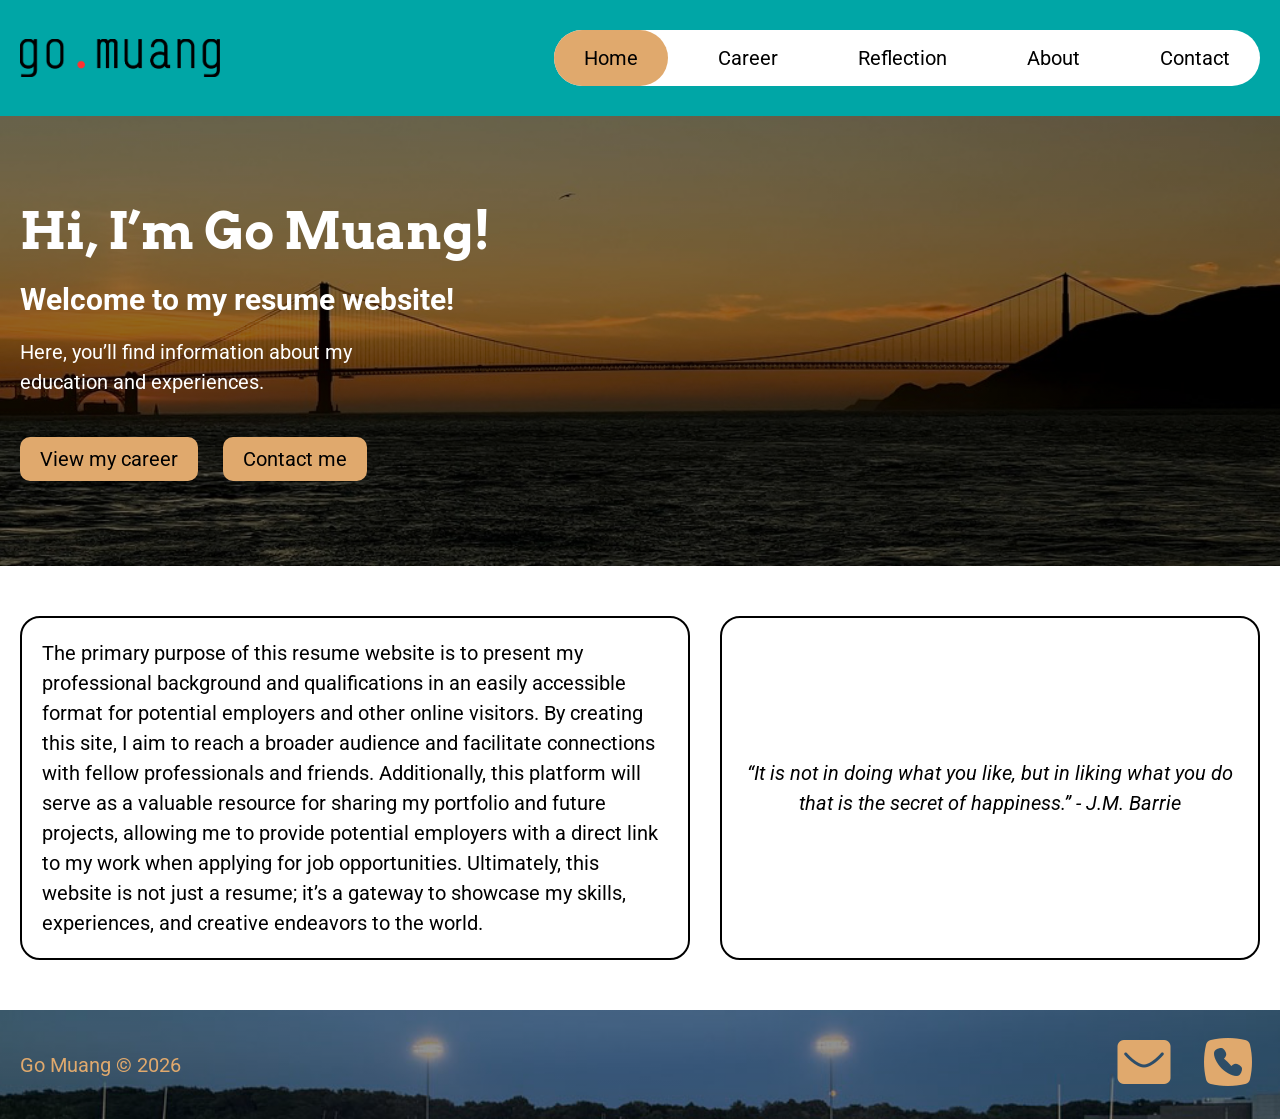
<file: webdevelopment/index.html>
<!DOCTYPE html>
<html lang="en">
<!--
    Name: Go Muang
    Date: 09/15/2026
    Course: ISLT 4355
    File: index.html
    Description: This is a Home page.
-->
    <head>
        <meta charset="UTF-8">
        <meta name="viewport" content="width=device-width, initial-scale=1.0">
        <title>Home</title>
        <!-- Link to external CSS for styling --> 
        <link rel="stylesheet" href="style.css">
        <link rel="stylesheet" href="nav.css">
        <!-- Custom Google Fonts -->
        <link href="https://fonts.googleapis.com/css2?family=Arvo:ital,wght@0,400;0,700;1,400;1,700&family=Roboto:ital,wght@0,100..900;1,100..900&display=swap'" rel="stylesheet">
        <!-- Favicon -->
        <link rel="icon" type="media/x-icon" href="media/favicon.ico">
    </head>
    <body>
        <!-- Header -->
        <header>
            <nav class="desktop-menu">
                <a href="index.html">
                    <img src="media/logo.png" alt="Logo" class="desktop-logo">
                </a>
                <ul class="nav-links">
                    <li><a href="index.html" class="active">Home</a></li>
                    <li class="dropdown">
                        <a href="career.html">Career</a>
                        <ul class="submenu">
                          <li><a href="career.html#mudoit">MU DoIT</a></li>
                          <li><a href="career.html#mucehd">MU CEHD</a></li>
                          <li><a href="career.html#gravity">Gravity</a></li>
                        </ul>
                      </li>
                    <li><a href="reflection.html">Reflection</a></li>
                    <li><a href="about.html">About</a></li>
                    <li><a href="contact.html">Contact</a></li>
                </ul>
            </nav>

            <nav class="mobile-menu">
                <a href="index.html">
                    <img src="media/logo.png" alt="Logo" class="hamburger-logo">
                </a>
                <input type="checkbox" id="menu-toggle">
                <label for="menu-toggle" class="hamburger">☰</label>
                <ul class="nav-links">
                  <li><a href="index.html" class="active">Home</a></li>
                  <li><a href="career.html">Career</a></li>
                  <li><a href="reflection.html">Reflection</a></li>
                  <li><a href="about.html">About</a></li>
                  <li><a href="contact.html">Contact</a></li>
                </ul>
            </nav>
        </header>
        
        <!-- Hero -->
        <section id="hero">
            <div class="container">
                <div class="info">
                    <h1>Hi, I’m Go Muang!​</h1>
                    <h2>Welcome to my resume website!​</h2>
                    <p>Here, you’ll find information about my education and experiences.</p>
                    <a href="career.html" class="button" alt="Link to Career page">View my career</a>
                    <a href="contact.html" class="button" alt="Link to Contact page">Contact me</a>
                </div>
            </div>
        </section>

        <!-- This is where the image will go -->

        <!-- Paragraph -->
        <main>
            <div class="paragraph">
                <p>
                    The primary purpose of this resume website is to present my professional background and
                    qualifications in an easily accessible format for potential employers and other online
                    visitors. By creating this site, I aim to reach a broader audience and facilitate connections
                    with fellow professionals and friends. Additionally, this platform will serve as a valuable
                    resource for sharing my portfolio and future projects, allowing me to provide potential
                    employers with a direct link to my work when applying for job opportunities. Ultimately,
                    this website is not just a resume; it’s a gateway to showcase my skills, experiences, and
                    creative endeavors to the world.
                </p>
                <blockquote>
                        “It is not in doing what you like, but in liking what you do that is the secret of happiness.” - J.M. Barrie
                </blockquote>
            </div>
        </main> 
        <footer>
            <div class="footer-content">
                <!-- Footer content goes here -->
                <p>Go Muang © 2026</p>
                <div class="footer-links">
                    <a href="mailto:gomuang@missouri.edu"><img src="media/email.png" alt="Email Icon"></a>
                    <a href="tel:+1234567890"><img src="media/phone.png" alt="Phone Icon"></a>
                </div>
            </div>
        </footer>
    </body>
</html>
</file>
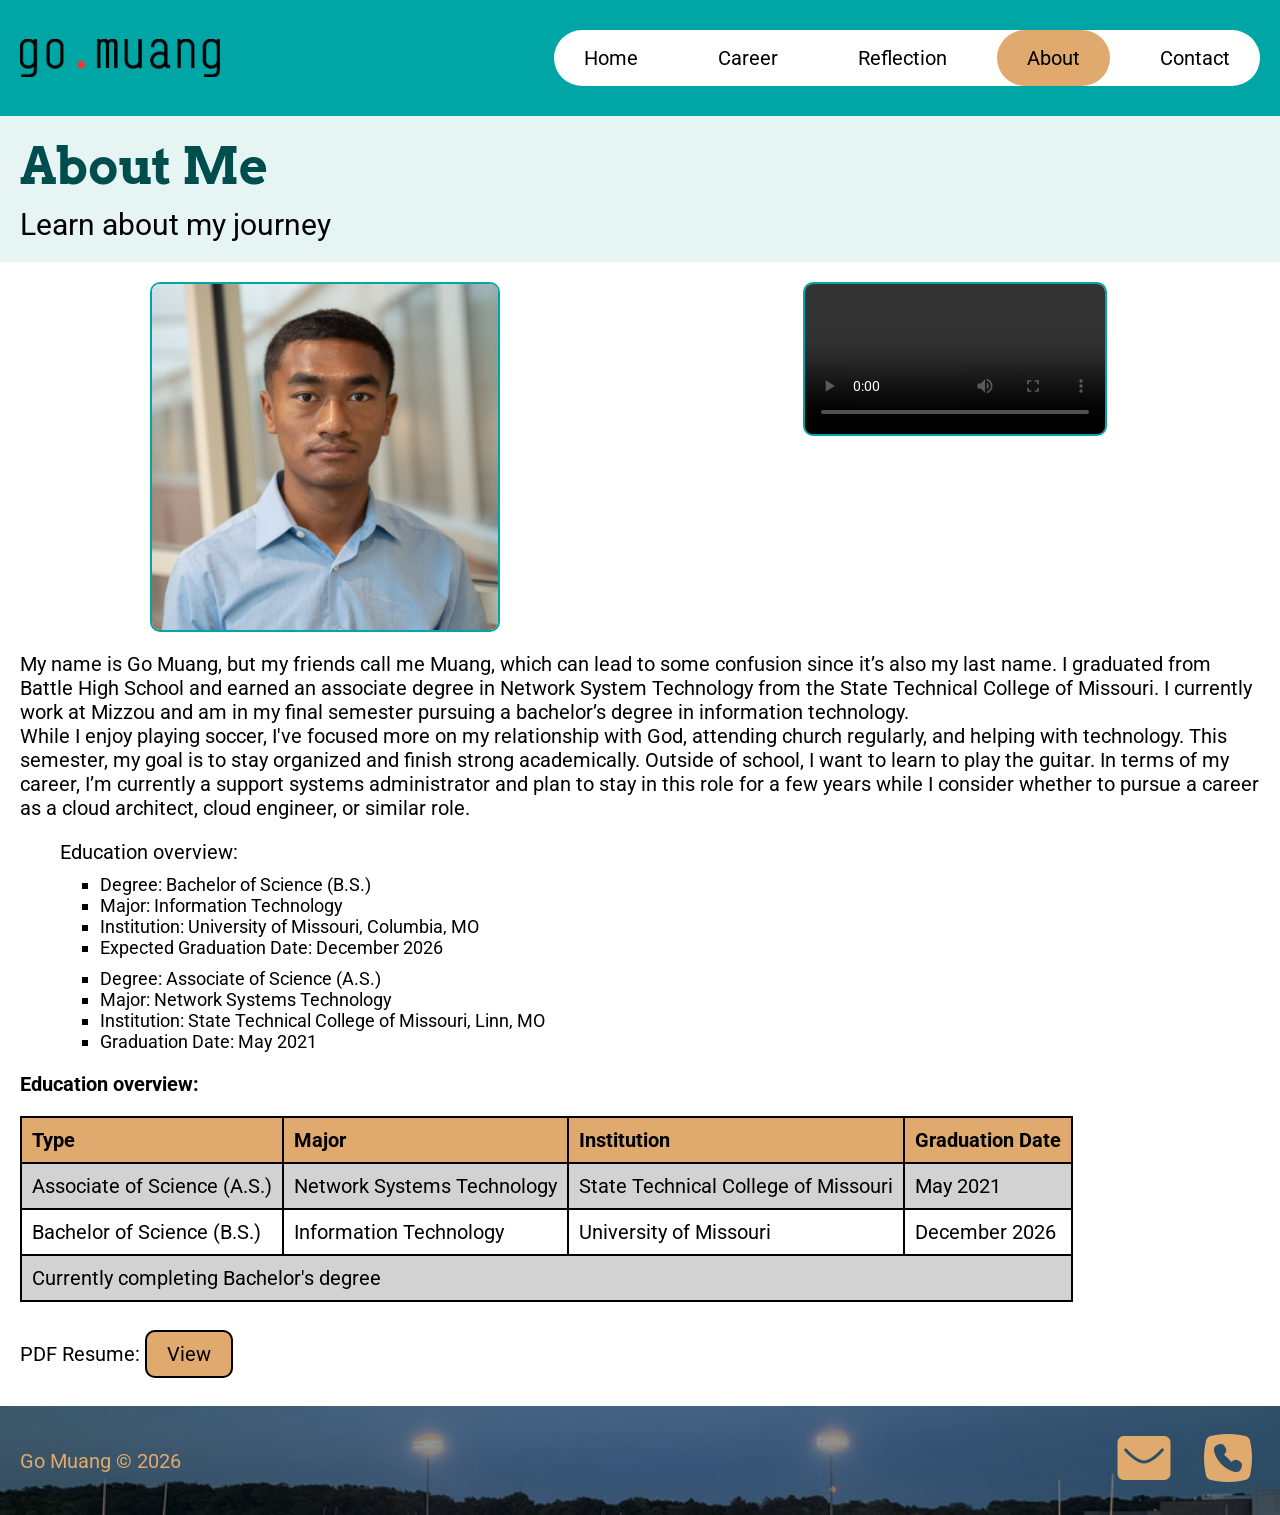
<file: webdevelopment/about.html>
<!DOCTYPE html>
<html lang="en">
<!--
    Name: Go Muang
    Date: 09/15/2026
    Course: ISLT 4355
    File: about.html
    Description: This is for About Me page.
-->
    <head>
        <meta charset="UTF-8">
        <meta name="viewport" content="width=device-width, initial-scale=1.0">
        <title>About</title>
        <!-- Link to external CSS for styling --> 
        <link rel="stylesheet" href="style.css">
        <link rel="stylesheet" href="nav.css">
        <!-- Favicon -->
        <link rel="icon" type="media/x-icon" href="media/favicon.ico">
    </head>
    <body class="about-page">
        <!-- Header -->
        <header>
            <nav class="desktop-menu">
                <a href="index.html">
                    <img src="media/logo.png" alt="Logo" class="desktop-logo">
                </a>
                <ul class="nav-links">
                    <li><a href="index.html">Home</a></li>
                    <li class="dropdown">
                        <a href="career.html">Career</a>
                        <ul class="submenu">
                          <li><a href="career.html#mudoit">MU DoIT</a></li>
                          <li><a href="career.html#mucehd">MU CEHD</a></li>
                          <li><a href="career.html#gravity">Gravity</a></li>
                        </ul>
                      </li>
                    <li><a href="reflection.html">Reflection</a></li>
                    <li><a href="about.html" class="active">About</a></li>
                    <li><a href="contact.html">Contact</a></li>
                </ul>
            </nav>

            <nav class="mobile-menu">
                <a href="index.html">
                    <img src="media/logo.png" alt="Logo" class="hamburger-logo">
                </a>
                <input type="checkbox" id="menu-toggle">
                <label for="menu-toggle" class="hamburger">☰</label>
                <ul class="nav-links">
                  <li><a href="index.html">Home</a></li>
                  <li><a href="career.html">Career</a></li>
                  <li><a href="reflection.html">Reflection</a></li>
                  <li><a href="about.html" class="active">About</a></li>
                  <li><a href="contact.html">Contact</a></li>
                </ul>
            </nav>
        </header>

        <!-- Page Header -->
        <section id="sub-header">
            <div class="sub-header-page">
                <div class="info">
                    <h1>About Me</h1>
                    <h2>Learn about my journey</h2>
                </div>
            </div>
        </section>

        <!-- Paragraph -->
        <main>
            <div class="about-media">
                <img src="media/profile.jpeg" alt="Muang's Photo">
                <video controls> 
                    <source src="media/video.mp4" alt="Muang's Introduction Video" type="video/mp4"> 
                    Your browser does not support the video tag. 
                </video>
            </div>
            <p>
                My name is Go Muang, but my friends call me Muang, which can lead to some confusion
                since it’s also my last name. I graduated from Battle High School and earned an associate
                degree in Network System Technology from the State Technical College of Missouri. I
                currently work at Mizzou and am in my final semester pursuing a bachelor’s degree in
                information technology.
            </p>
            <p>
                While I enjoy playing soccer, I've focused more on my relationship with God, attending
                church regularly, and helping with technology. This semester, my goal is to stay organized
                and finish strong academically. Outside of school, I want to learn to play the guitar.
                In terms of my career, I’m currently a support systems administrator and plan to stay in
                this role for a few years while I consider whether to pursue a career as a cloud architect, cloud engineer, or similar role.
            </p>
            <div class="education" id="education">
                Education overview:
                <ul>
                    <li>Degree: Bachelor of Science (B.S.)</li>
                    <li>Major: Information Technology</li>
                    <li>Institution: University of Missouri, Columbia, MO</li>
                    <li>Expected Graduation Date: December 2026</li>
                </ul>
                <ul>
                    <li>Degree: Associate of Science (A.S.)</li>
                    <li>Major: Network Systems Technology</li>
                    <li>Institution: State Technical College of Missouri, Linn, MO</li>
                    <li>Graduation Date: May 2021</li>
                </ul>
            </div>

            <div class="about-table">
                <table>
                    <caption>Education overview:</caption>
                    <thead>
                        <tr>
                            <th scope="col">Type</th>
                            <th scope="col">Major</th>
                            <th scope="col">Institution</th>
                            <th scope="col">Graduation Date</th>
                        </tr>
                    </thead>
                    <tbody>
                        <tr>
                            <td>Associate of Science (A.S.)</td>
                            <td>Network Systems Technology</td>
                            <td>State Technical College of Missouri</td>
                            <td>May 2021</td>
                        </tr>
                        <tr>
                            <td>Bachelor of Science (B.S.)</td>
                            <td>Information Technology</td>
                            <td>University of Missouri</td>
                            <td>December 2026</td>
                        </tr>
                    </tbody>
                    <tfoot>
                        <tr>
                            <td colspan="4">Currently completing Bachelor's degree</td>
                        </tr>
                    </tfoot>
                </table>
            </div>
            
                
            <div class="external-link">
                PDF Resume: <a href="resume.pdf" target="_blank" alt="Link to Resume file">View</a>
            </div>
        </main>
        <footer>
            <div class="footer-content">
                <!-- Footer content goes here -->
                <p>Go Muang © 2026</p>
                <div class="footer-links">
                    <a href="mailto:gomuang@missouri.edu"><img src="media/email.png" alt="Email Icon"></a>
                    <a href="tel:+1234567890"><img src="media/phone.png" alt="Phone Icon"></a>
                </div>
            </div>
        </footer>
    </body>
</html>
</file>
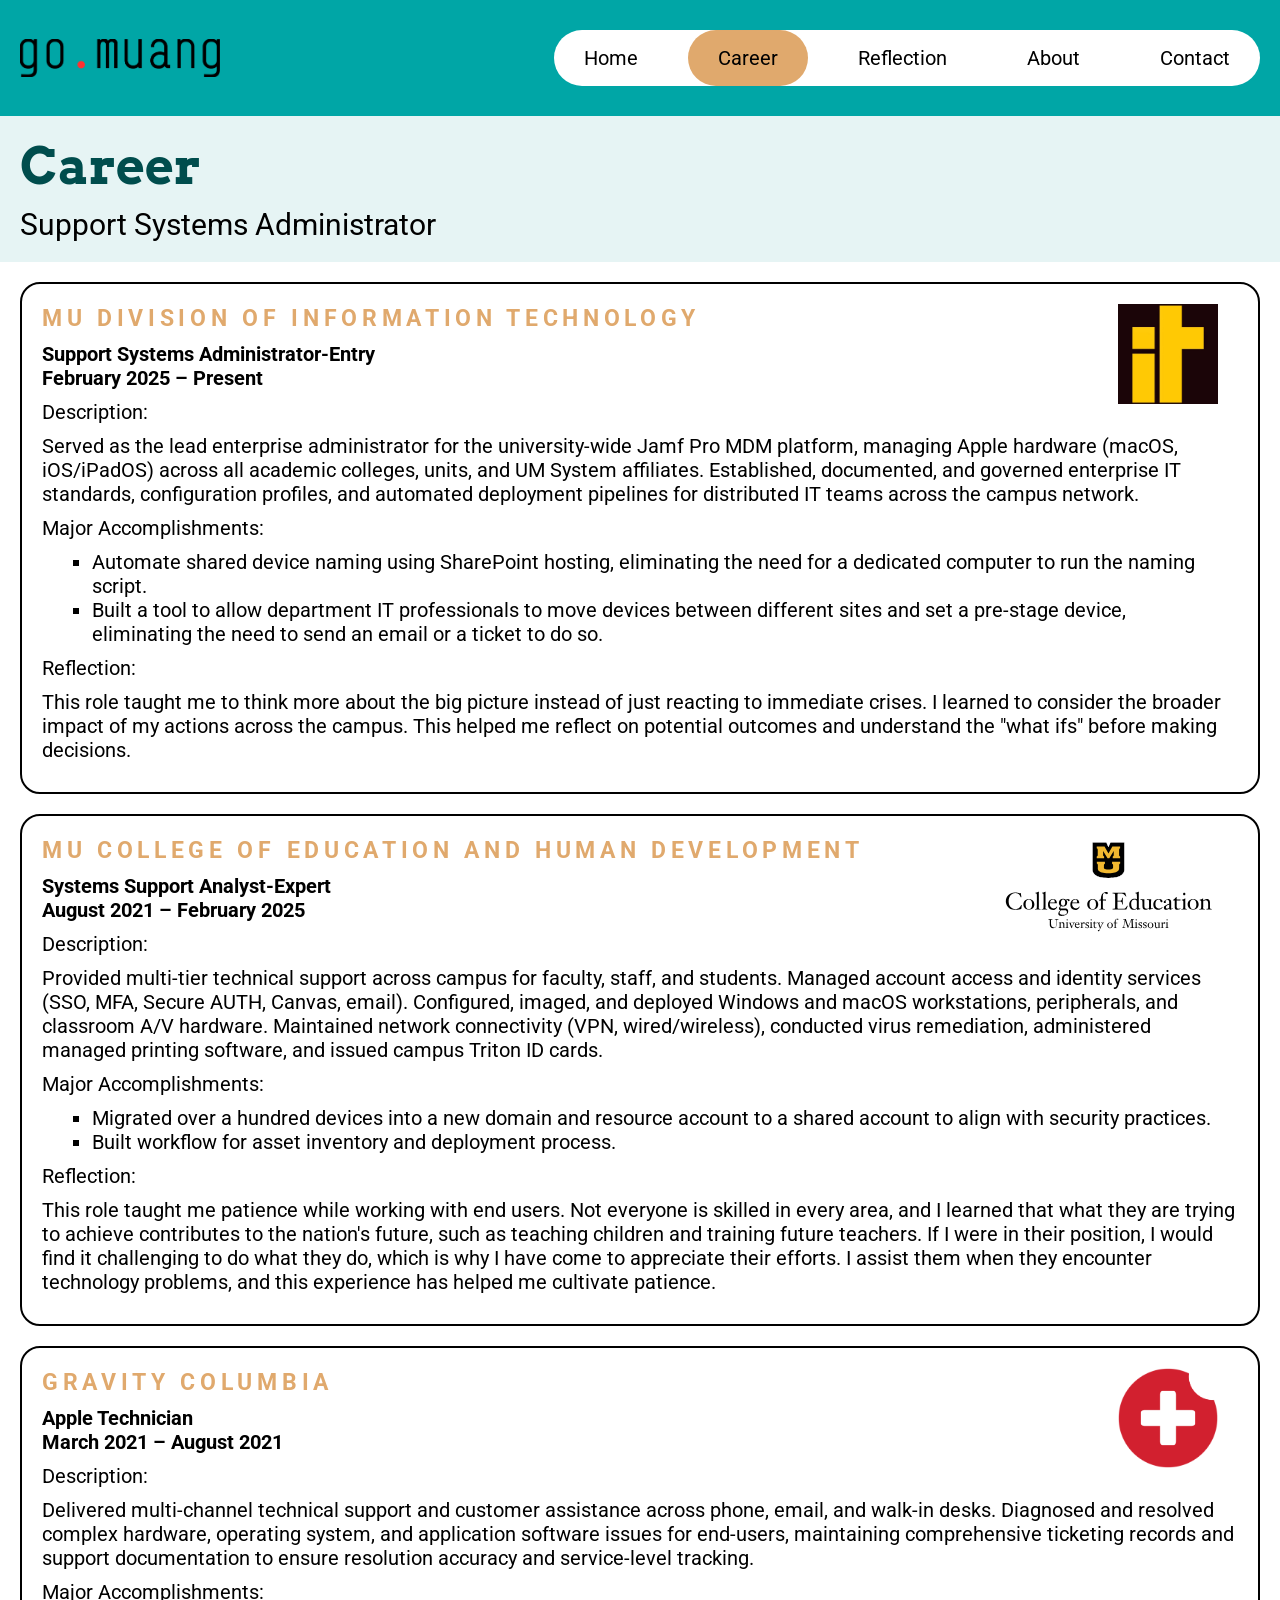
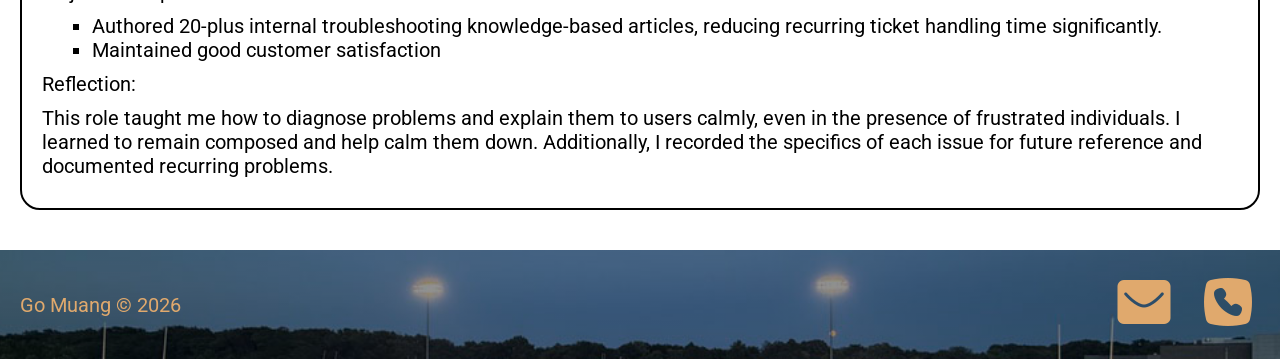
<file: webdevelopment/career.html>
<!DOCTYPE html>
<html lang="en">
<!--
    Name: Go Muang
    Date: 09/15/2026
    Course: ISLT 4355
    File: career.html
    Description: This is for Career page.
-->
    <head>
        <meta charset="UTF-8">
        <meta name="viewport" content="width=device-width, initial-scale=1">
        <title>Career</title>
        <!-- Link to external CSS for styling --> 
        <link rel="stylesheet" href="style.css">
        <link rel="stylesheet" href="nav.css">
        <!-- Custom Google Fonts -->
        <link href="https://fonts.googleapis.com/css2?family=Arvo:ital,wght@0,400;0,700;1,400;1,700&family=Roboto:ital,wght@0,100..900;1,100..900&display=swap'" rel="stylesheet">
        <!-- Favicon -->
        <link rel="icon" type="media/x-icon" href="media/favicon.ico">
    </head>
    <body>
        <!-- Header -->
        <header>
            <nav class="desktop-menu">
                <a href="index.html">
                    <img src="media/logo.png" alt="Logo" class="desktop-logo">
                </a>
                <ul class="nav-links">
                    <li><a href="index.html">Home</a></li>
                    <li class="dropdown">
                        <a href="career.html" class="active">Career</a>
                        <ul class="submenu">
                          <li><a href="career.html#mudoit">MU DoIT</a></li>
                          <li><a href="career.html#mucehd">MU CEHD</a></li>
                          <li><a href="career.html#gravity">Gravity</a></li>
                        </ul>
                      </li>
                    <li><a href="reflection.html">Reflection</a></li>
                    <li><a href="about.html">About</a></li>
                    <li><a href="contact.html">Contact</a></li>
                </ul>
            </nav>

            <nav class="mobile-menu">
                <a href="index.html">
                    <img src="media/logo.png" alt="Logo" class="hamburger-logo">
                </a>
                <input type="checkbox" id="menu-toggle">
                <label for="menu-toggle" class="hamburger">☰</label>
                <ul class="nav-links">
                  <li><a href="index.html">Home</a></li>
                  <li><a href="career.html" class="active">Career</a></li>
                  <li><a href="reflection.html">Reflection</a></li>
                  <li><a href="about.html">About</a></li>
                  <li><a href="contact.html">Contact</a></li>
                </ul>
            </nav>
        </header>
        <!-- Main content of the page -->

        <!-- Page Header -->
        <section id="sub-header">
            <div class="sub-header-page">
                <div class="info">
                    <h1>Career​</h1>
                    <h2>Support Systems Administrator​</h2>
                </div>
            </div>
        </section>
        
        <!-- Paragraph -->
        <main>
            <div class="career">
                <div class="experience" id="mudoit">
                    <img src="media/doit.jpg" alt="MU Division of Information Technology logo">
                    <h3>MU Division of Information Technology</h3>
                    <h4>Support Systems Administrator-Entry<br>
                    February 2025 – Present ​</h4>
                    Description:
                    <p>Served as the lead enterprise administrator for the university-wide Jamf Pro MDM platform, managing Apple hardware (macOS, iOS/iPadOS) across all academic colleges, units, and UM System affiliates. Established, documented, and governed enterprise IT standards, configuration profiles, and automated deployment pipelines for distributed IT teams across the campus network.</p>
                    Major Accomplishments: ​
                        <ul>
                            <li>Automate shared device naming using SharePoint hosting, eliminating the need for a dedicated computer to run the naming script.</li>
                            <li>Built a tool to allow department IT professionals to move devices between different sites and set a pre-stage device, eliminating the need to send an email or a ticket to do so.</li>
                        </ul>
                    Reflection:
                    <p>This role taught me to think more about the big picture instead of just reacting to immediate crises. I learned to consider the broader impact of my actions across the campus. This helped me reflect on potential outcomes and understand the "what ifs" before making decisions.</p>
                </div>

                <div class="experience" id="mucehd">
                    <img src="media/cehd.svg" alt="College of Education and Human Development logo">
                    <h3>MU College of Education and Human Development</h3>
                    <h4>Systems Support Analyst-Expert<br>
                    August 2021 – February 2025</h4>
                    Description:
                    <p>Provided multi-tier technical support across campus for faculty, staff, and students. Managed account access and identity services (SSO, MFA, Secure AUTH, Canvas, email). Configured, imaged, and deployed Windows and macOS workstations, peripherals, and classroom A/V hardware. Maintained network connectivity (VPN, wired/wireless), conducted virus remediation, administered managed printing software, and issued campus Triton ID cards.</p>
                    Major Accomplishments: ​
                        <ul>
                            <li>Migrated over a hundred devices into a new domain and resource account to a shared account to align with security practices.​</li>
                            <li>Built workflow for asset inventory and deployment process.</li>
                        </ul>
                    Reflection:
                    <p>This role taught me patience while working with end users. Not everyone is skilled in every area, and I learned that what they are trying to achieve contributes to the nation's future, such as teaching children and training future teachers. If I were in their position, I would find it challenging to do what they do, which is why I have come to appreciate their efforts. I assist them when they encounter technology problems, and this experience has helped me cultivate patience.</p>
                </div>
                
                <div class="experience" id="gravity">
                    <img src="media/gravity.png" alt="Gravity Columbia logo">
                    <h3>Gravity Columbia</h3>
                    <h4>Apple Technician<br>
                    March 2021 – August 2021 </h4>
                    Description:
                    <p>Delivered multi-channel technical support and customer assistance across phone, email, and walk-in desks. Diagnosed and resolved complex hardware, operating system, and application software issues for end-users, maintaining comprehensive ticketing records and support documentation to ensure resolution accuracy and service-level tracking. </p>
                    Major Accomplishments: ​
                        <ul>
                            <li>Authored 20-plus internal troubleshooting knowledge-based articles, reducing recurring ticket handling time significantly.</li>
                            <li>Maintained good customer satisfaction ​</li>
                        </ul>
                    Reflection: ​
                    <p>This role taught me how to diagnose problems and explain them to users calmly, even in the presence of frustrated individuals. I learned to remain composed and help calm them down. Additionally, I recorded the specifics of each issue for future reference and documented recurring problems.​</p>
                </div>
            </div>
        </main>

        <footer>
            <div class="footer-content">
                <!-- Footer content goes here -->
                <p>Go Muang © 2026</p>
                <div class="footer-links">
                    <a href="mailto:gomuang@missouri.edu"><img src="media/email.png" alt="Email Icon"></a>
                    <a href="tel:+1234567890"><img src="media/phone.png" alt="Phone Icon"></a>
                </div>
            </div>
        </footer>
    </body>
</html>
</file>
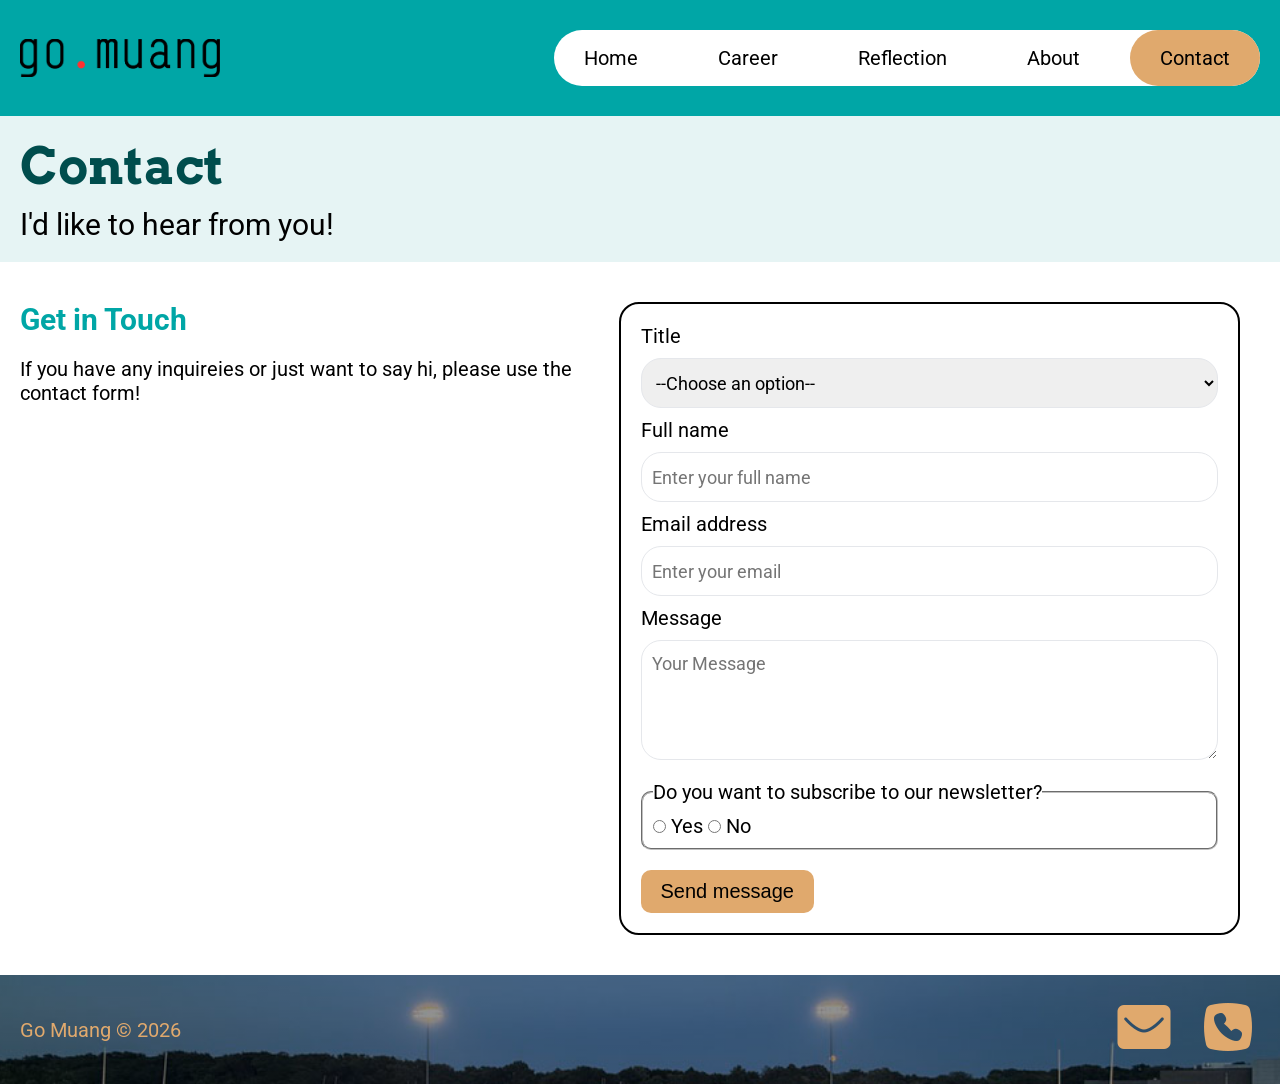
<file: webdevelopment/contact.html>
<!DOCTYPE html>
<html lang="en">
<!--
    Name: Go Muang
    Date: 09/15/2026
    Course: ISLT 4355
    File: contact.html
    Description: This is for Contact page.
-->
    <head>
        <meta charset="UTF-8">
        <meta name="viewport" content="width=device-width, initial-scale=1.0">
        <title>Contact</title>
        <!-- Link to external CSS for styling --> 
        <link rel="stylesheet" href="style.css">
        <link rel="stylesheet" href="nav.css">
        <!-- Favicon -->
        <link rel="icon" type="media/x-icon" href="media/favicon.ico">
    </head>

    <body>
        <!-- Header -->
        <header>
            <nav class="desktop-menu">
                <a href="index.html">
                    <img src="media/logo.png" alt="Logo" class="desktop-logo">
                </a>
                <ul class="nav-links">
                    <li><a href="index.html">Home</a></li>
                    <li class="dropdown">
                        <a href="career.html">Career</a>
                        <ul class="submenu">
                          <li><a href="career.html#mudoit">MU DoIT</a></li>
                          <li><a href="career.html#mucehd">MU CEHD</a></li>
                          <li><a href="career.html#gravity">Gravity</a></li>
                        </ul>
                      </li>
                    <li><a href="reflection.html">Reflection</a></li>
                    <li><a href="about.html">About</a></li>
                    <li><a href="contact.html" class="active">Contact</a></li>
                </ul>
            </nav>

            <nav class="mobile-menu">
                <a href="index.html">
                    <img src="media/logo.png" alt="Logo" class="hamburger-logo">
                </a>
                <input type="checkbox" id="menu-toggle">
                <label for="menu-toggle" class="hamburger">☰</label>
                <ul class="nav-links">
                  <li><a href="index.html">Home</a></li>
                  <li><a href="career.html">Career</a></li>
                  <li><a href="reflection.html">Reflection</a></li>
                  <li><a href="about.html">About</a></li>
                  <li><a href="contact.html" class="active">Contact</a></li>
                </ul>
            </nav>
        </header>

        <!-- Page Header -->
        <section id="sub-header">
            <div class="sub-header-page">
                <div class="info">
                    <h1>Contact</h1>
                    <h2>I'd like to hear from you!</h2>
                </div>
            </div>
        </section>

        <!-- Main content of the page -->
        <main>
            <div class="contact">
                <div class="section">
                    <h2>Get in Touch</h2>
                    <p>If you have any inquireies or just want to say hi, please use the contact form!</p>
                </div>

                <!-- Form -->
                <div class="form">
                    <form action="mailto:gomuang@missouri.edu?Subject=Contact%20Form" method="post" enctype="text/plain">
                        <div class="form-group">
                            <label for="titles">Title</label>
                            <select name="titles" id="titles" required>
                                <option value="">--Choose an option--</option>
                                <option value="mr">Mr</option>
                                <option value="mrs">Mrs</option>
                                <option value="ms">Ms</option>
                                <option value="miss">Miss</option>
                                <option value="dr">Dr</option>
                                <option value="rev">Rev</option>
                            </select>
                        </div>
                        
                        <div class="form-group">
                            <label for="fullname">Full name</label>
                            <input type="text" id="fullname" name="fullname" placeholder="Enter your full name" required>
                        </div>
                        <div class="form-group">
                            <label for="email">Email address</label>
                            <input type="email" id="email" name="email" placeholder="Enter your email" required>
                        </div>
                        <div class="form-group">
                            <label for="message">Message</label>
                            <textarea name="message" id="message" placeholder="Your Message" required></textarea>
                        </div>
                        <div>
                            <fieldset>
                                <legend>Do you want to subscribe to our newsletter?</legend>
                                <input type="radio" id="subscribe-yes" name="subscribe" value="yes" required>
                                <label for="subscribe-yes">Yes</label>
                                <input type="radio" id="subscribe-no" name="subscribe" value="no" required>
                                <label for="subscribe-no">No</label>
                            </fieldset>
                        </div>
                        <div>
                            <button type="submit">Send message</button>
                        </div>
                    </form>
                </div>
            </div>
        </main>

        <footer>
            <div class="footer-content">
                <!-- Footer content goes here -->
                <p>Go Muang © 2026</p>
                <div class="footer-links">
                    <a href="mailto:gomuang@missouri.edu"><img src="media/email.png" alt="Email Icon"></a>
                    <a href="tel:+1234567890"><img src="media/phone.png" alt="Phone Icon"></a>
                </div>
            </div>
        </footer>
    </body>
</html>
</file>
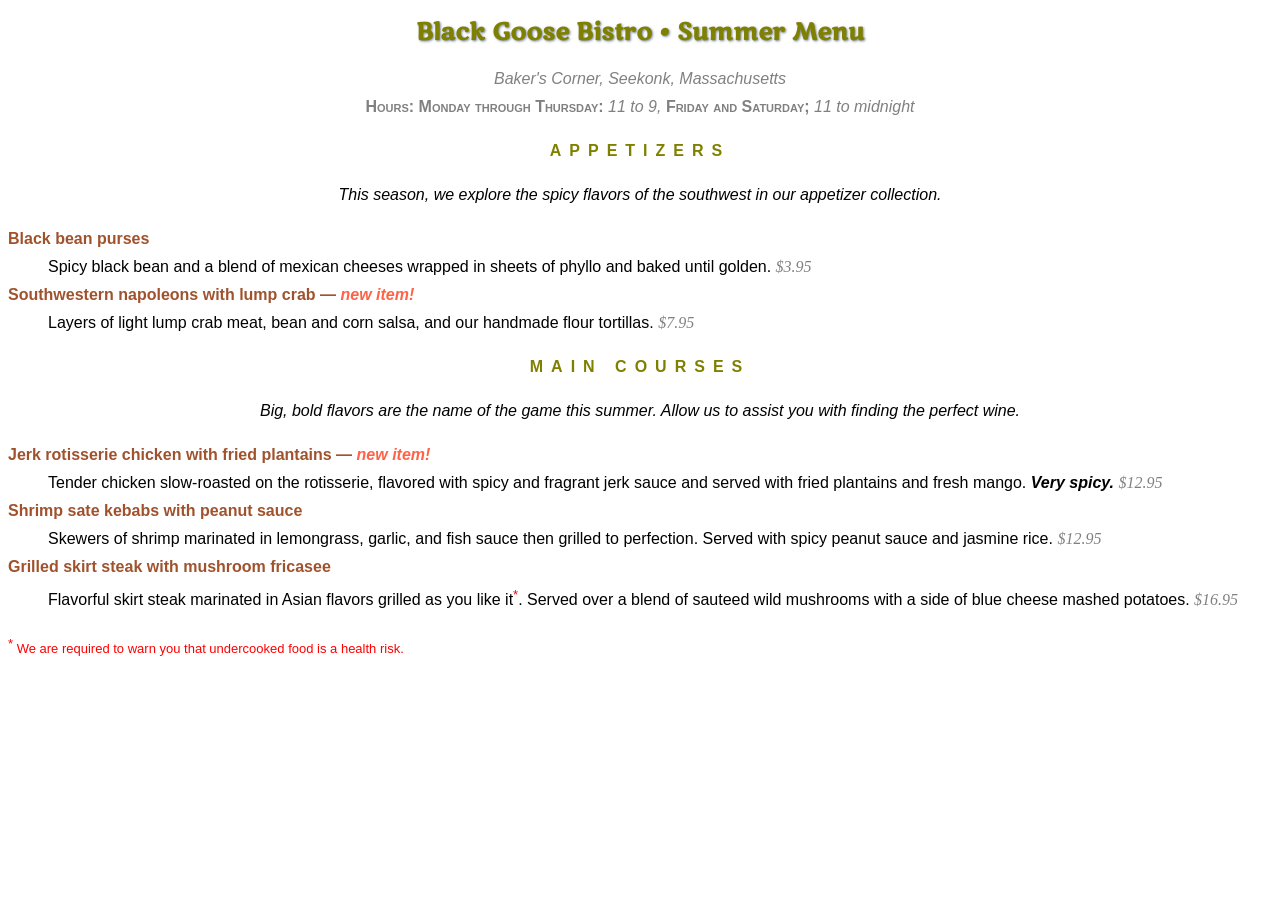
<file: webdevelopment/menu.html>
<!DOCTYPE html >
<html>

<head>
<meta charset="utf-8">
    <title>Black Goose Bistro Summer Menu</title>
    <link href="http://fonts.googleapis.com/css?family=Marko+One" rel="stylesheet">
    <style>
        body { 
            font-family: Verdana, sans-serif; 
            font-size: 100%;
            line-height: 1.75em;
        }
        h1 { 
            font: bold 1.5em "Marko One", Georgia, serif;
            color: olive;
            text-shadow: 0.05em 0.05em 0.1em lightslategray;
        }
        #info p {
            font-style: italic;
            color: gray;
        }
        h1, h2, #info {
            text-align: center;
        }
        h2 {
            font-size: 1em;
            text-transform: uppercase;
            letter-spacing: 0.5em;
            color: olive;
        }
        h2 + p {
            text-align: center;
            font-style: italic;
        }
        dt {
            font-weight: bold;
            color: sienna;
        }
        strong {
            font-style: italic;
        }
        dt strong {
            color: tomato;
        }
        .price {
            font-family: Georgia, serif;
            font-style: italic;
            color: gray;
        }
        .label {
            font-weight: bold;
            font-variant: small-caps;
            font-style: normal;
        }
        p.warning, sup {
            font-size: small;
            color: red;
        }
    </style>

</head>

<body>

<div id="info">
<h1>Black Goose Bistro &bull; Summer Menu</h1>

<p>Baker's Corner, Seekonk, Massachusetts<br>
<span class="label">Hours: Monday through Thursday:</span> 11 to 9, <span class="label">Friday and Saturday;</span> 11 to midnight</p>
</div>

<div id="appetizers">
<h2>Appetizers</h2>
<p>This season, we explore the spicy flavors of the southwest in our appetizer collection.</p>

<dl>
<dt>Black bean purses</dt>
<dd>Spicy black bean and a blend of mexican cheeses wrapped in sheets of phyllo and baked until golden. <span class="price">$3.95</span></dd>

<dt class="newitem">Southwestern napoleons with lump crab &mdash; <strong>new item!</strong></dt>
<dd>Layers of light lump crab meat, bean and corn salsa, and our handmade flour tortillas. <span class="price">$7.95</span></dd>
</dl>
</div>

<div id="entrees">

<h2>Main courses</h2>
<p>Big, bold flavors are the name of the game this summer. Allow us to assist you with finding the perfect wine.</p>


<dl>

<dt class="newitem">Jerk rotisserie chicken with fried plantains &mdash; <strong>new item!</strong></dt>
<dd>Tender chicken slow-roasted on the rotisserie, flavored with spicy and fragrant jerk sauce and served with fried plantains and fresh mango. <strong>Very spicy.</strong> <span class="price">$12.95</span></dd>

<dt>Shrimp sate kebabs with peanut sauce</dt>
<dd>Skewers of shrimp marinated in lemongrass, garlic, and fish sauce then grilled to perfection. Served with spicy peanut sauce and jasmine rice. <span class="price">$12.95</span></dd>

<dt>Grilled skirt steak with mushroom fricasee</dt>
<dd>Flavorful skirt steak marinated in Asian flavors grilled as you like it<sup>*</sup>. Served over a blend of sauteed wild mushrooms with a side of blue cheese mashed potatoes. <span class="price">$16.95</span></dd>
</dl>

</div>

<p class="warning"><sup>*</sup> We are required to warn you that undercooked food is a health risk.</p>

</body>
</html>
</file>
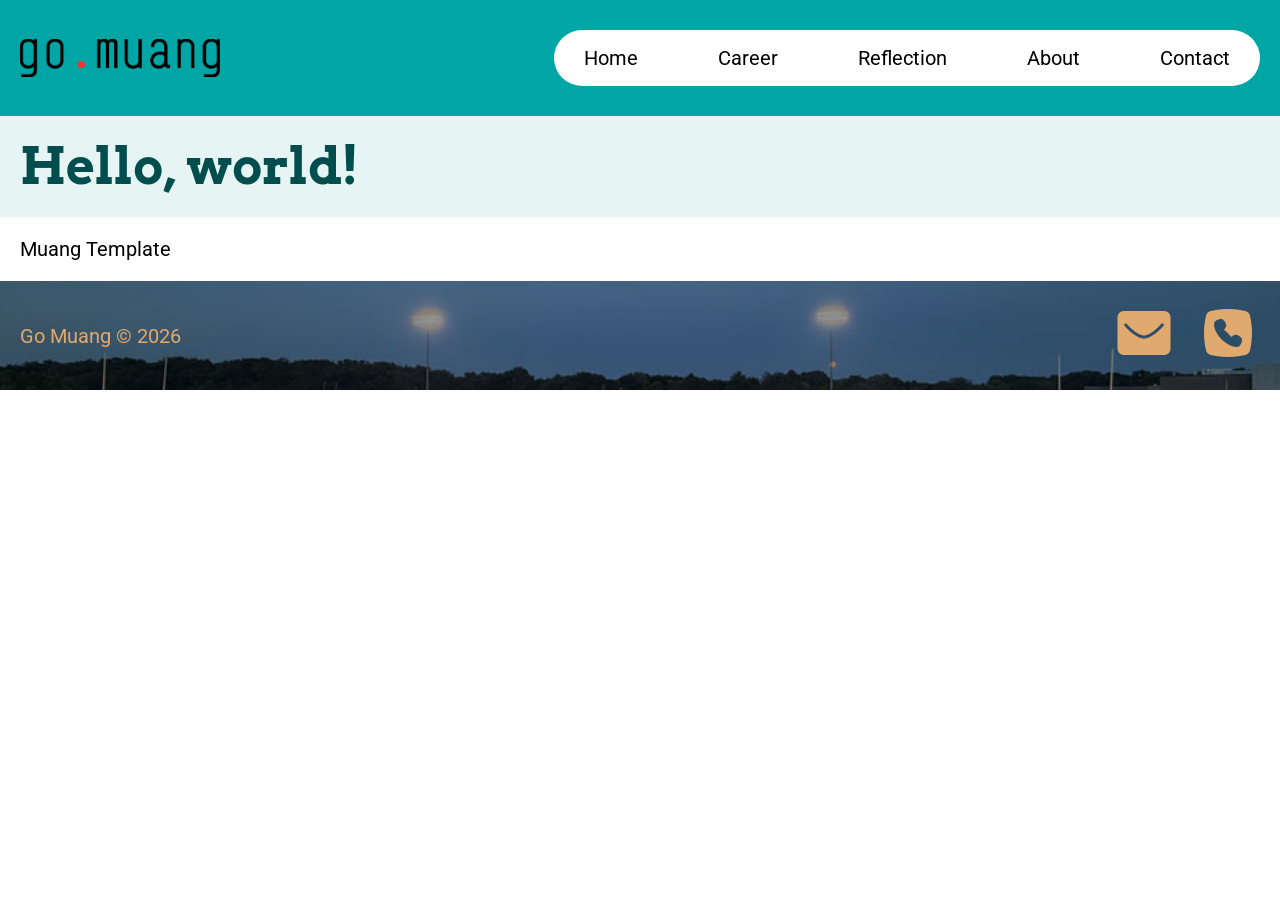
<file: webdevelopment/muangtemplate.html>
<!DOCTYPE html>
<html lang="en">
<!--
    Name: Go Muang
    Date: 09/15/2026
    Course: ISLT 4355
    File: muangtemplate.html
    Description: This is a boilerplate template for HTML5.
-->
    <head>
        <meta charset="UTF-8">
        <meta name="viewport" content="width=device-width, initial-scale=1">
        <title>My Starter Template</title>
        <!-- Link to external CSS for styling --> 
        <link rel="stylesheet" href="style.css">
        <link rel="stylesheet" href="nav.css">
        <!-- Favicon -->
        <link rel="icon" type="media/x-icon" href="media/favicon.ico">
    </head>
    <body>
        <!-- Header -->
        <header>
            <nav class="desktop-menu">
                <a href="index.html">
                    <img src="media/logo.png" alt="Logo" class="desktop-logo">
                </a>
                <ul class="nav-links">
                    <li><a href="index.html">Home</a></li>
                    <li class="dropdown">
                        <a href="career.html">Career</a>
                        <ul class="submenu">
                          <li><a href="career.html#mudoit">MU DoIT</a></li>
                          <li><a href="career.html#mucehd">MU CEHD</a></li>
                          <li><a href="career.html#gravity">Gravity</a></li>
                        </ul>
                      </li>
                    <li><a href="reflection.html">Reflection</a></li>
                    <li><a href="about.html">About</a></li>
                    <li><a href="contact.html">Contact</a></li>
                </ul>
            </nav>

            <nav class="mobile-menu">
                <a href="index.html">
                    <img src="media/logo.png" alt="Logo" class="hamburger-logo">
                </a>
                <input type="checkbox" id="menu-toggle">
                <label for="menu-toggle" class="hamburger">☰</label>
                <ul class="nav-links">
                  <li><a href="index.html">Home</a></li>
                  <li><a href="career.html">Career</a></li>
                  <li><a href="reflection.html">Reflection</a></li>
                  <li><a href="about.html">About</a></li>
                  <li><a href="contact.html">Contact</a></li>
                </ul>
            </nav>
        </header>

        <!-- Main content of the page -->

        <!-- Page Header -->
        <section id="sub-header">
            <div class="sub-header-page">
                <div class="info">
                    <h1>Hello, world!</h1>
                </div>
            </div>
        </section>
        
        <main>
            <p>Muang Template</p>
        </main>

        <footer>
            <div class="footer-content">
                <!-- Footer content goes here -->
                <p>Go Muang © 2026</p>
                <div class="footer-links">
                    <a href="mailto:gomuang@missouri.edu"><img src="media/email.png" alt="Email Icon"></a>
                    <a href="tel:+1234567890"><img src="media/phone.png" alt="Phone Icon"></a>
                </div>
            </div>
        </footer>
    </body>
</html>
</file>
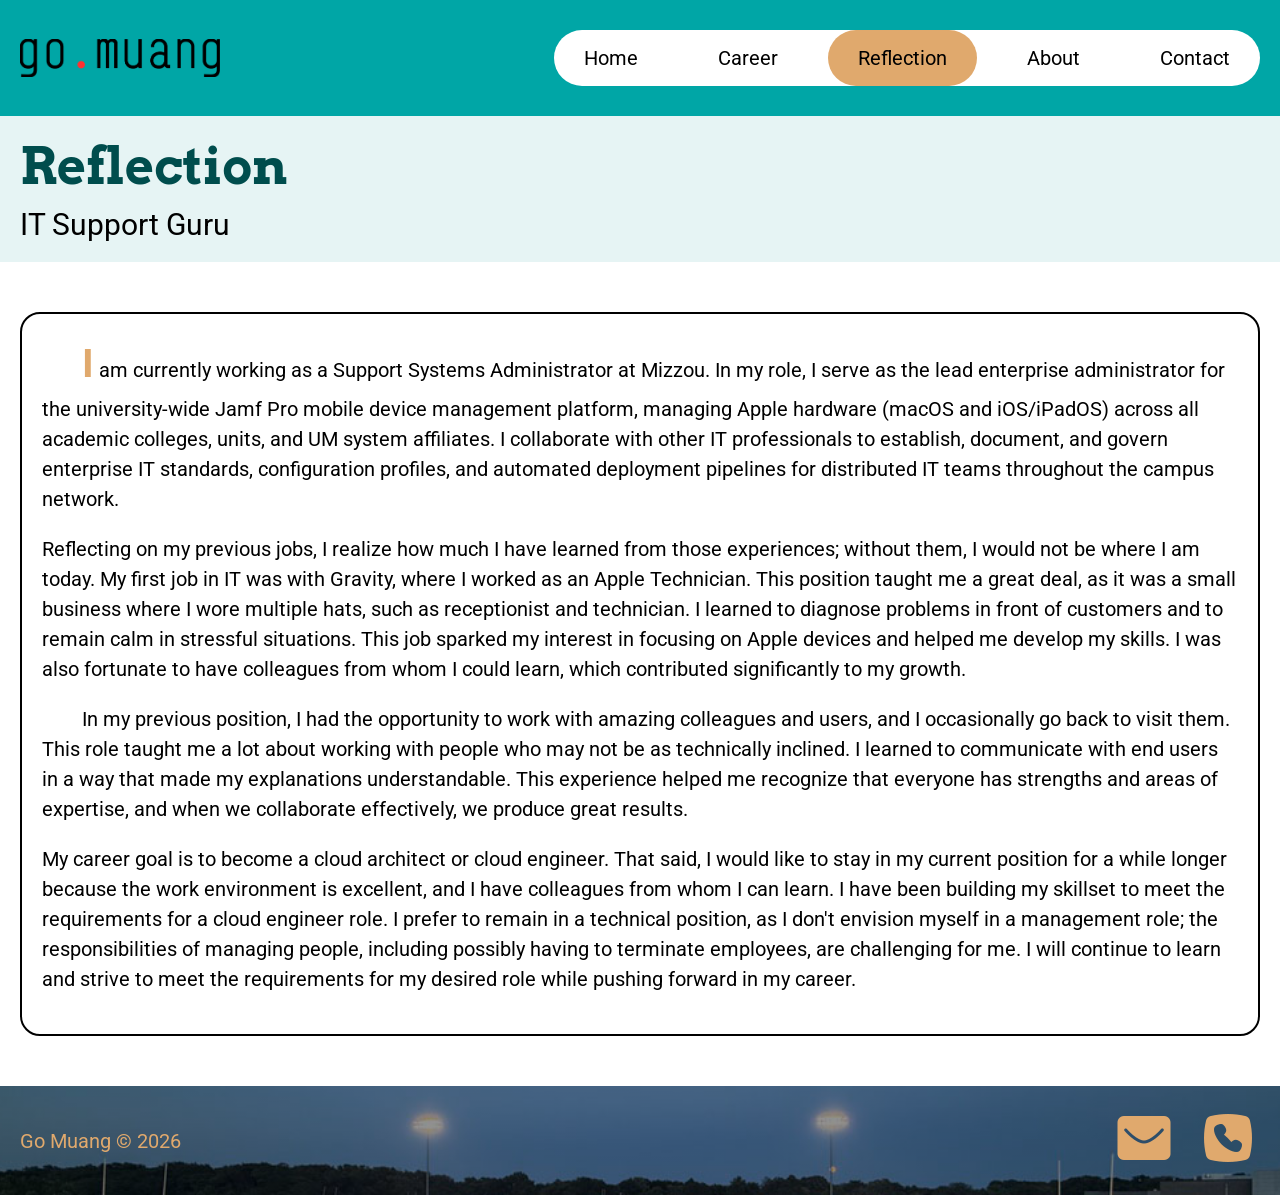
<file: webdevelopment/reflection.html>
<!DOCTYPE html>
<html lang="en">
<!--
    Name: Go Muang
    Date: 09/15/2026
    Course: ISLT 4355
    File: reflection.html
    Description: This is for Reflection page.
-->
    <head>
        <meta charset="UTF-8">
        <meta name="viewport" content="width=device-width, initial-scale=1.0">
        <title>Reflection</title>
        <!-- Link to external CSS for styling --> 
        <link rel="stylesheet" href="style.css">
        <link rel="stylesheet" href="nav.css">
        <!-- Favicon -->
        <link rel="icon" type="media/x-icon" href="media/favicon.ico">
    </head>
    <body>
        <!-- Header -->
        <header>
            <nav class="desktop-menu">
                <a href="index.html">
                    <img src="media/logo.png" alt="Logo" class="desktop-logo">
                </a>
                <ul class="nav-links">
                    <li><a href="index.html">Home</a></li>
                    <li class="dropdown">
                        <a href="career.html">Career</a>
                        <ul class="submenu">
                          <li><a href="career.html#mudoit">MU DoIT</a></li>
                          <li><a href="career.html#mucehd">MU CEHD</a></li>
                          <li><a href="career.html#gravity">Gravity</a></li>
                        </ul>
                      </li>
                    <li><a href="reflection.html" class="active">Reflection</a></li>
                    <li><a href="about.html">About</a></li>
                    <li><a href="contact.html">Contact</a></li>
                </ul>
            </nav>

            <nav class="mobile-menu">
                <a href="index.html">
                    <img src="media/logo.png" alt="Logo" class="hamburger-logo">
                </a>
                <input type="checkbox" id="menu-toggle">
                <label for="menu-toggle" class="hamburger">☰</label>
                <ul class="nav-links">
                  <li><a href="index.html">Home</a></li>
                  <li><a href="career.html">Career</a></li>
                  <li><a href="reflection.html" class="active">Reflection</a></li>
                  <li><a href="about.html">About</a></li>
                  <li><a href="contact.html">Contact</a></li>
                </ul>
            </nav>
        </header>

        <!-- Page Header -->
        <section id="sub-header">
            <div class="sub-header-page">
                <div class="info">
                    <h1>Reflection</h1>
                    <h2>IT Support Guru</h2>
                </div>
            </div>
        </section>
        <!-- Paragraph -->
        <main>
            <div class="paragraph-reflection">
                <p>
                    I am currently working as a Support Systems Administrator at Mizzou. In my role, I serve as the lead enterprise administrator for the university-wide Jamf Pro mobile 
                    device management platform, managing Apple hardware (macOS and iOS/iPadOS) across all academic colleges, units, and UM system affiliates. I collaborate with 
                    other IT professionals to establish, document, and govern enterprise IT standards, configuration profiles, and automated deployment pipelines for distributed IT 
                    teams throughout the campus network. ​
                </p>
                <p>
                    Reflecting on my previous jobs, I realize how much I have learned from those experiences; without them, I would not be where I am today. My first job in IT was with Gravity, 
                    where I worked as an Apple Technician. This position taught me a great deal, as it was a small business where I wore multiple hats, such as receptionist and technician. 
                    I learned to diagnose problems in front of customers and to remain calm in stressful situations. This job sparked my interest in focusing on Apple devices and helped me develop my skills. 
                    I was also fortunate to have colleagues from whom I could learn, which contributed significantly to my growth. ​

                </p>
                <p>
                    In my previous position, I had the opportunity to work with amazing colleagues and users, and I occasionally go back to visit them. This role taught me a lot about 
                    working with people who may not be as technically inclined. I learned to communicate with end users in a way that made my explanations understandable. 
                    This experience helped me recognize that everyone has strengths and areas of expertise, and when we collaborate effectively, we produce great results. ​
                </p>
                <p>
                    My career goal is to become a cloud architect or cloud engineer. That said, I would like to stay in my current position for a while longer because the work 
                    environment is excellent, and I have colleagues from whom I can learn. I have been building my skillset to meet the requirements for a cloud engineer role. 
                    I prefer to remain in a technical position, as I don't envision myself in a management role; the responsibilities of managing people, including possibly having to terminate 
                    employees, are challenging for me. I will continue to learn and strive to meet the requirements for my desired role while pushing forward in my career.​
                </p>
            </div>
        </main>
        <!-- Footer-->
        <footer>
            <div class="footer-content">
                <!-- Footer content goes here -->
                <p>Go Muang © 2026</p>
                <div class="footer-links">
                    <a href="mailto:gomuang@missouri.edu"><img src="media/email.png" alt="Email Icon"></a>
                    <a href="tel:+1234567890"><img src="media/phone.png" alt="Phone Icon"></a>
                </div>
            </div>
        </footer>
    </body>
</html>
</file>
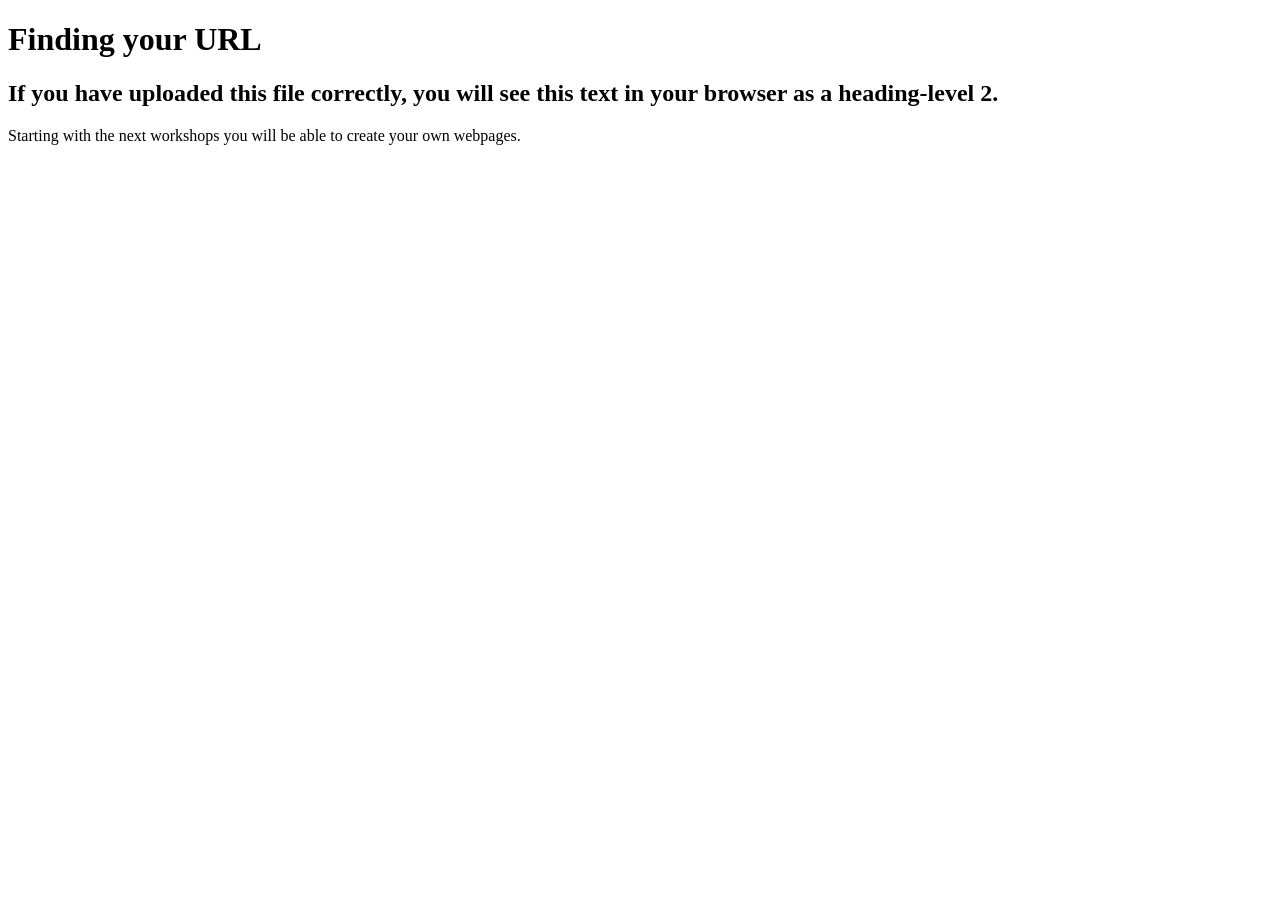
<file: webdevelopment/test.html>
<!DOCTYPE html>
<html>
    
    <head>
        <meta charset="utf-8">
       <title>Finding Your URL</title>
        <meta name="description" content="Finding your URL in GitHub">
    </head>
    <body>
        
        <h1>Finding your URL</h1>
        <h2>If you have uploaded this file correctly, you will see this text in your browser as a heading-level 2.</h2>
        
        <p>
            Starting with the next workshops you will be able to create your own webpages.
        </p>
        
    
    </body>
</html>
</file>
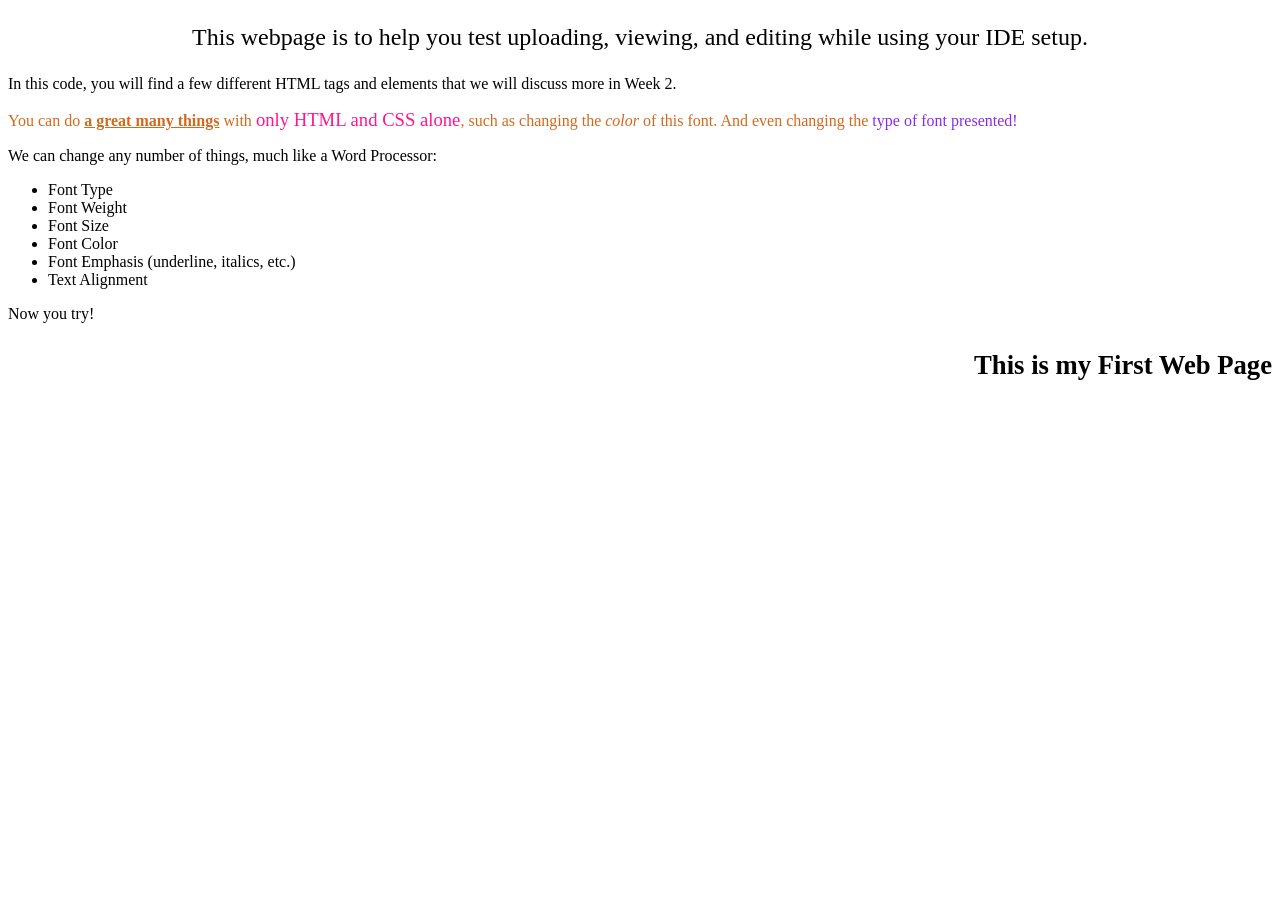
<file: webdevelopment/webpageTest.html>
<!DOCTYPE html>
<html lang="en-US">
<head>
    <title>testing your website</title>
    <meta charset="utf-8">
</head>
<body>
<p style="text-align: center; font-size: 18pt;">This webpage is to help you test uploading, viewing, and editing while using your IDE setup.</p>
    
<p>In this code, you will find a few different HTML tags and elements that we will discuss more in Week 2.</p>
    <p style="color:chocolate;">You can do <span style="font-weight: 600; text-decoration: underline;"> a great many things</span> with <span style="font-size: 14pt; color: deeppink;">only HTML and CSS alone</span>, such as changing the <em>color</em> of this font. And even changing the <span style="font-family: cursive; color:blueviolet;"> type of font presented!</span></p>
    <p>We can change any number of things, much like a Word Processor:</p>
    <ul>
    <li>Font Type</li>
        <li>Font Weight</li>
        <li>Font Size</li>
        <li>Font Color</li>
        <li>Font Emphasis (underline, italics, etc.)</li>
        <li>Text Alignment</li>
    </ul>
    <p> Now you try! </p>
    <p style="text-align: right; font-weight: bold; font-size: 20pt;">This is my First Web Page</p>
    
</body>
</html>
</file>
<file: webdevelopment/style.css>
/*
    Name: Go Muang
    Date: 10/6/2026
    Course: ISLT 4355
    File: style.css
    Description: This is where all of the styling are set except the navbar
*/
/* Arvo and Roboto fonts imported from Google Fonts */
@import url('https://fonts.googleapis.com/css2?family=Arvo:ital,wght@0,400;0,700;1,400;1,700&family=Roboto:ital,wght@0,100..900;1,100..900&display=swap');

* {
    margin: 0;
    padding: 0;
    box-sizing: border-box;
}

/* Custom font for the website */
html {
    font-size: 20px;
    font-family: Roboto, sans-serif; 
}

/* Custon font for H1 texts */
h1 {
    font-size: 40px;
    color: #FFFFFF;
    font-family: Arvo, serif; 
}

/* Hero section styles */
#hero {
    width: 100%;
    height: 50vh;
    background: linear-gradient(rgba(0, 0, 0, 0.445), rgba(0, 0, 0, 0.411)), url('./media/hero.jpeg') center/cover no-repeat;
}

.container {
    height: 100%;
    max-width: 1400px;
    margin: 0 auto;
    display: flex;
    align-items: center;
    padding-left: 1rem;
    padding-right: 1rem;
}

.container .info h1 {
    font-size: 2.5rem;
    margin-bottom: 1rem ;
}

.container .info h2 {
    font-size: 1.5rem;
    margin-bottom: 1rem;
    color: #ffffff;
}

.container .info p {
    line-height: 1.5;
    font-size: 1rem;
    max-width: 70%; 
    margin: 0 auto;
    margin-left: 0;
    color: #ffffff;
}

.container .info .button {
    text-decoration: none;
    display: inline-block;
    background-color: #E0A96D;
    border-radius: 10px;
    font-size: 1rem;
    padding: 0.5rem 1rem;
    margin-top: 2rem;
    margin-right: 1rem;
    color: #000000;
}

.container .info .button:hover {
    background-color: #000000;
    color: #FFFFFF;
}

/* Sub Header */
#sub-header {
    width: 100%;
    background: #E6F4F4;
}

.sub-header-page {
    width: 100%;
    height: 100%;
    max-width: 1400px;
    margin: 0 auto;
    display: flex;
    align-items: center;
    justify-content: left;
    padding-left: 1rem;
    padding-top: 1rem;
    padding-bottom: 1rem;
}

.sub-header-page .info h1 {
    font-size: 2.5rem;
    color: #004D4D;
}

.sub-header-page .info h2 {
    font-size: 1.5rem;
    font-weight: normal;
    padding-top: 0.5rem;
}

/* main */
main {
    width: 100%;
    height: 100%;
    max-width: 1400px;
    margin: 0 auto;
    align-items: center;
    justify-content: left;
    padding: 1rem;
}

/* Paragraph styles */
.paragraph {
    display: flex;
}

.paragraph p {
    font-size: 1rem;
    line-height: 1.5;
    width: 100%;
    border: 2px solid #000000;
    border-radius: 20px;
    margin-right: 1.5rem;
    margin-bottom: 1.5rem;
    margin-top: 1.5rem;
    padding: 1rem;
}

.paragraph blockquote {
    font-size: 1rem;
    font-style: italic;
    line-height: 1.5;
    text-align: center;
    width: 80%;
    border: 2px solid #000000;
    border-radius: 20px;
    margin: 1.5rem auto;
    padding: 1rem;
    display: flex;
    justify-content: center;
    align-items: center;
}

/* Apply to Reflection Page */
.paragraph-reflection {
    display: block;
    border: 2px solid #000000;
    width: 100%;
    border: 2px solid #000000;
    border-radius: 20px;
    margin-right: 1.5rem;
    margin-bottom: 1.5rem;
    margin-top: 1.5rem;
    padding: 1rem;
}

.paragraph-reflection p {
    line-height: 1.5;
    margin: 0 0 1rem;
}

.paragraph-reflection p:first-of-type::first-letter {
    font-size: 200%;
    font-weight: bold;
    color: #E0A96D;
}

.paragraph-reflection p:nth-of-type(odd) {
    text-indent: 2em;

}

/* Apply to Career Page */
.career {
    display: flex;
    flex-direction: column;
}

.career .experience {
    border: 2px solid #000000;
    border-radius: 20px;
    padding: 1rem;
    margin-bottom: 1rem;
}

.career h3 {
    text-transform: uppercase;
    letter-spacing: .2em;
    color: #E0A96D;
}

.career h4 {
    padding-bottom: 0.5rem;
    padding-top: 0.5rem;
}

.career p {
    margin: 0.5rem 0;
}

.career img {
    float: right;
    height: 100px;
    width: auto;
    margin: 0 1em 1em 0;
}

.career .experience ul {
    margin: 0.5rem;
    padding-left: 2rem;
    list-style-type: square;
}

/* Apply to About Me Page */
.about-media {
    display: grid;
    grid-template-columns: repeat(2, 1fr);
    justify-items: center;
    gap: 1rem;
    padding-bottom: 1rem;
}

.about-media img,
.about-media video {
    max-width: 350px;
    height: auto;
    aspect-ratio: 1 / 1;
    object-fit: cover;
    border: 2px solid #00A6A6;
    border-radius: 10px;
    transition: transform 0.3s ease, box-shadow 0.3s ease; 
}

.about-media img:hover,
.about-media video:hover {
    transform: scale(1.04);
}

/* About Me Table */
.about-table table, th, td {
    border: 2px solid #000000;
    border-collapse: collapse;
}

.about-table table {
    margin-bottom: 1rem;
}

.about-table caption {
    margin-bottom: 1rem;
    text-align: left;
    font-weight: bold;
}

.about-table th {
    background-color: #E0A96D;
    color: #000000;
}

.about-table th, td {
    padding: 0.5rem;
    text-align: left;
}

.about-table tr:first-child {
    background-color: rgb(210, 210, 210);
}

.education {
    padding: 1rem 2rem;
}

.education ul {
    margin-top: 0.5rem;
    padding-left: 2rem;
    list-style-type: square;
    font-size: large;
}

.education li:hover {
    color: #E0A96D;
    cursor: pointer;
}

.external-link {
    padding-bottom: 1rem;
    padding-top: 1rem;
    display: block;
}

.external-link a {
    padding: 0.5rem 1rem;
    margin-top: 2rem;
    margin-right: 1rem;
    border: 2px solid #000000;
    border-radius: 10px;
    background-color: #E0A96D;
    text-decoration: none;
    color:#000000;
}

.external-link a:hover {
    background-color: #000000;
    color: #FFFFFF;
}

/* Contact Page Styles */
.contact {
    display: flex;
    justify-content: space-between;
}

.contact .section {
    margin-right: 1rem;
}

.contact .section h2 {
    color: #00A6A6;
    padding-top: 1rem;
    padding-bottom: 1rem;
}

.contact .form {
    width: 60%;
    border: 2px solid #000000;
    border-radius: 20px;
    justify-content: center;
    padding: 1rem;
    margin: 1rem;
}

.contact .form-group {
    display: flex;
    flex-direction: column;
}

.contact .form-group label,
.contact .form-group input,
.contact .form-group select {
    margin-bottom: 0.5rem;
}
  
.contact .form-group input,
.contact .form-group textarea,
.contact .form-group select {
    padding: 0.5rem;
    border: 1px solid #e5e7eb;
    display: flex;
    height: 2.5rem;
    width: 100%;
    border-radius: 20px;
    line-height: 1.25rem;
    font-size: 18px;
    font-family: Roboto, sans-serif;
}

.contact .form-group textarea {
    min-height: 120px;
    margin-bottom: 1rem;
}

.contact button {
    background-color: #E0A96D;
    border-radius: 10px;
    font-size: 1rem;
    padding: 0.5rem 1rem;
    border: none;
    cursor: pointer;
    margin-top: 1rem;
    color: #000000;
}

.contact fieldset {
    padding: 0.5rem;
    border-radius: 10px;
}

.contact button:hover {
    background-color: #000000;
    color: #FFFFFF;
}

/* Footer styles */
footer {
    background: linear-gradient(rgba(0, 0, 0, 0.445), rgba(0, 0, 0, 0.411)), url('./media/footer.jpg') center/cover no-repeat;
    width: 100%;
}

.footer-content {
    max-width: 1400px;
    margin: 0 auto;
    color: #E0A96D;
    padding-top: 1rem;
    padding-bottom: 1rem;
    display: flex;
    justify-content: space-between;
    align-items: center;
    padding-left: 1rem;
    padding-right: 1rem;
    transition: transform 0.3s ease, box-shadow 0.3s ease; 
}

.footer-links {
    display: flex;
    gap: 1rem;
}

.footer-links img:hover {
    transform: scale(1.04);
}

/* Media Queries */
@media only screen and (max-width: 768px) {
    html {
        font-size: 16px;
    }

    /* Hero section styles */
    #hero {
        height: auto;
        padding: 2rem 0;
    }

    .container {
        flex-direction: column-reverse;
        gap: 2rem;
        text-align: center;
    }

    .container .info p {
        font-size: 1rem;
        max-width: 90%; 
        margin: 0 auto;
    }

    .container .info .button {
        display: block;
        max-width: 300px;
        margin: 1rem auto 0 auto;
    }

    .container .info a {
        display: inline-block;
    }

    /* Paragraph styles */
    .paragraph {
        display: block;
        width: 100%;
        padding-left: 1rem;
        padding-right: 1rem;
    }

    .paragraph p, .paragraph blockquote {
        width: 100%;
        margin: 1rem 0;
    }

    /* Apply to Career */
    .career img {
        height: 50px;
    }
    /* Apply to About Me Page */
    .education ul {
        font-size: medium;
    }

    .about-media {
        display: flex;
        flex-wrap: wrap;
        justify-content: center;
        height: auto;
    }

    /* Apply to Contact Page */
    .contact {
        display: block;
        text-align: center;
    }

    .contact .form {
        width: 100%;
        margin: 0 auto;
    }

    .contact .section p {
        padding-bottom: 1rem;
    }

    /* Apply to About Page */
    .about-table table {
        margin: 0 auto;
        width: 60%;
        border-collapse: collapse;
    }

    /* Footer styles */
    .footer-content {
        gap: 1rem;
        padding: 1.5rem 1rem;
    }
}


/* Print Styles */
@media print {
    @page {
        margin: 1in;
    }
    
    .about-page header,
    .about-page .about-media,
    .about-page .external-link {
        display: none;
    }

    .about-page footer,
    .about-page #sub-header {
        background: none;
    }

    .about-page .footer-content a {
        display: none;
    }

    .about-page {
        font-family: Arvo, serif; 
    }

    .about-page h1, 
    .about-page h2,
    .about-page p,
    .about-page .education {
        color: #000000;
    }

    .about-page h1 {
        font-size:24pt;
    }

    .about-page p {
        font-size: large;
    }

    .about-page .footer-content {
        padding-top: 0rem;
    }
}
</file>
<file: webdevelopment/nav.css>
/*
    Name: Go Muang
    Date: 10/6/2026
    Course: ISLT 4355
    File: nav.css
    Description: This is for menu bar and logo
*/
@import url('https://fonts.googleapis.com/css2?family=Arvo:ital,wght@0,400;0,700;1,400;1,700&family=Roboto:ital,wght@0,100..900;1,100..900&display=swap');

*{
    margin: 0;
    padding: 0;
    box-sizing: border-box;
}

header {
    background-color: #00A6A6;
    padding: 1.5rem 0;
    position: relative;
}

/* Desktop Menu */
.desktop-menu {
    display: flex;
    justify-content: space-between;
    align-items: center;
    max-width: 1400px;
    margin: 0 auto;
    padding: 0 1rem;
    gap: 1rem;
}

.desktop-logo {
    width: 200px;
    height: auto;
    display: block;
}

.desktop-menu .nav-links {
    list-style: none;
    display: flex;
    gap: 1rem;
    background-color: #FFFFFF;
    border-radius: 2rem;
}

.desktop-menu .nav-links a {
    display: block;
    padding: 0.8rem 1.5rem;
    border-radius: 2rem;
    font-size: 20px;
    text-decoration: none;
    color: #000000;
    font-family: Roboto, sans-serif;
    white-space: nowrap;
}

.desktop-menu .nav-links a:hover,
.desktop-menu .nav-links a:focus {
    text-decoration: underline;
}

.desktop-menu .nav-links .active {
    background-color: #E0A96D;
}

/* Dropdown Menu */
.desktop-menu .nav-links .dropdown {
    position: relative;
}

.desktop-menu .nav-links .submenu {
    display: none;
    position: absolute;
    min-width: 8rem;
    list-style: none;
    background-color: #FFFFFF;
    border-radius: 1.5rem;
    padding: 0.5rem;
}

.desktop-menu .nav-links .dropdown:hover .submenu,
.desktop-menu .nav-links .dropdown:focus-within .submenu {
    display: block;
}

/* Hide Mobile Menu in Desktop View */
.mobile-menu,
#menu-toggle {
    display: none;
}

@media (max-width: 1000px) {
    .desktop-menu .nav-links {
        gap: 1vw;
    }

    .desktop-menu .nav-links a {
        padding: 1.6vw 1.6vw;

    }
}

/* Mobile Menu */
@media (max-width: 768px) {
    .desktop-menu {
        display: none;
    }

    .mobile-menu {
        display: flex;
        justify-content: space-between;
        align-items: center;
        margin: 0 auto;
        padding: 0 1rem;
    }

    .hamburger-logo {
        display: block;
        width: auto;
        height: 25px;
    }

    .hamburger {
        font-size: 2rem;
        cursor: pointer;
    }

    .hamburger:hover {
        color: #E0A96D;
    }

    .mobile-menu ul {
        display: none;
        list-style: none;
    }

    #menu-toggle:checked ~ ul {
        display: flex;
        flex-direction: column;
        position: absolute;
        top: 100%;
        left: 0;
        width: 100%;
        background-color: #00A6A6;
        padding-bottom: 1rem;
    }

    .mobile-menu ul li {
        text-align: center;
        width: 100%;
    }

    .mobile-menu ul li a {
        display: block;
        padding: 1rem;
        font-size: 20px;
        font-family: Roboto, sans-serif;
        text-decoration: none;
        color: #000000;
    }

    .mobile-menu ul li a:hover,
    .mobile-menu ul li a:focus {
        text-decoration: underline;
    }

    .mobile-menu ul li a.active {
        color: #E0A96D;
    }
}
</file>
